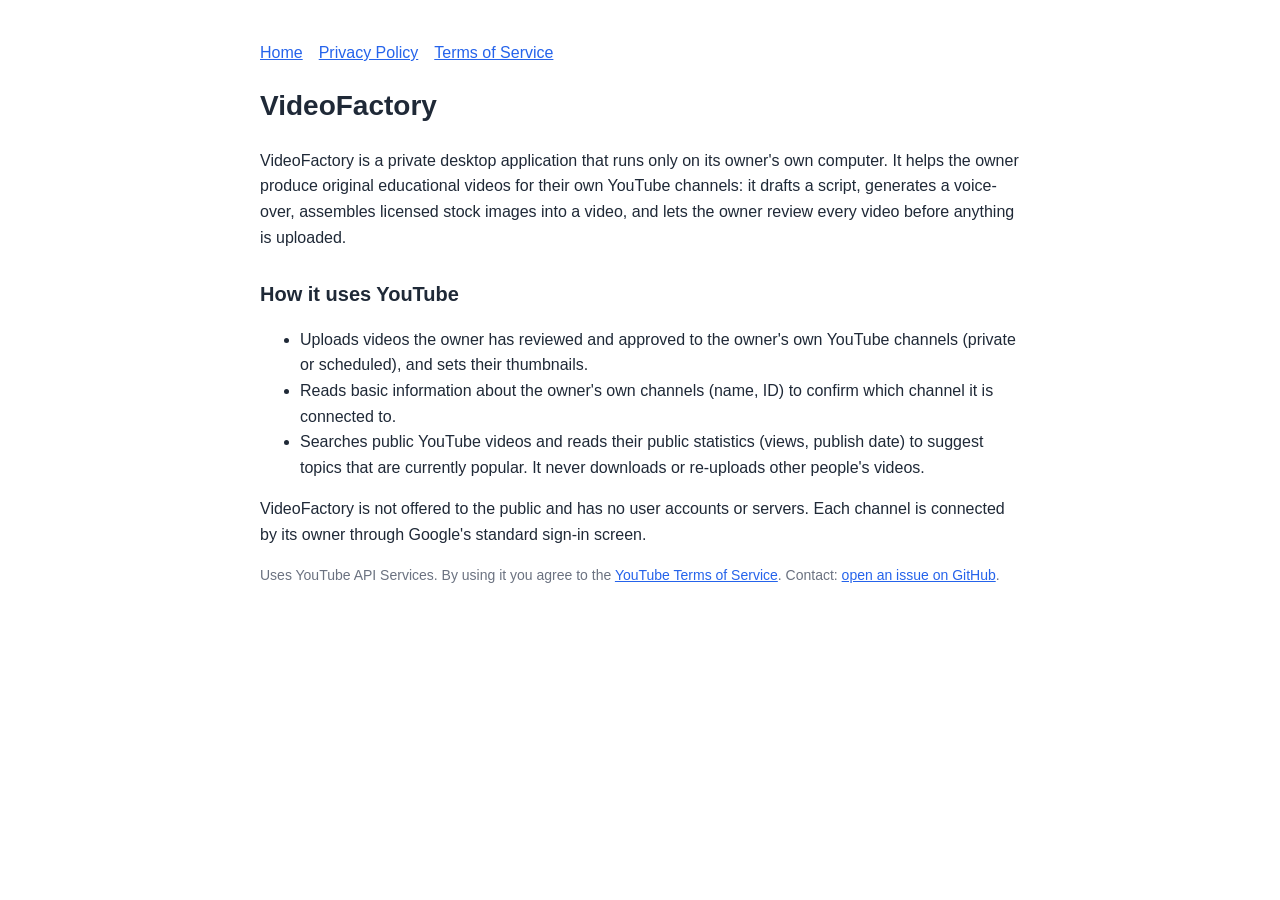
<file: index.html>
<!doctype html><html lang="en"><head><meta charset="utf-8"><meta name="viewport" content="width=device-width,initial-scale=1">
<title>VideoFactory</title><link rel="stylesheet" href="style.css"></head><body><main>
<nav><a href="./">Home</a><a href="privacy.html">Privacy Policy</a><a href="terms.html">Terms of Service</a></nav>
<h1>VideoFactory</h1>
<p>VideoFactory is a private desktop application that runs only on its owner's own computer. It helps the owner produce
original educational videos for their own YouTube channels: it drafts a script, generates a voice-over, assembles
licensed stock images into a video, and lets the owner review every video before anything is uploaded.</p>
<h2>How it uses YouTube</h2>
<ul>
<li>Uploads videos the owner has reviewed and approved to the owner's own YouTube channels (private or scheduled), and sets their thumbnails.</li>
<li>Reads basic information about the owner's own channels (name, ID) to confirm which channel it is connected to.</li>
<li>Searches public YouTube videos and reads their public statistics (views, publish date) to suggest topics that are currently popular. It never downloads or re-uploads other people's videos.</li>
</ul>
<p>VideoFactory is not offered to the public and has no user accounts or servers. Each channel is connected by its owner through Google's standard sign-in screen.</p>
<p class="mut">Uses YouTube API Services. By using it you agree to the <a href="https://www.youtube.com/t/terms">YouTube Terms of Service</a>.
Contact: <a href="https://github.com/Toolhuongnoi/videofactory/issues">open an issue on GitHub</a>.</p>
</main></body></html>
</file>
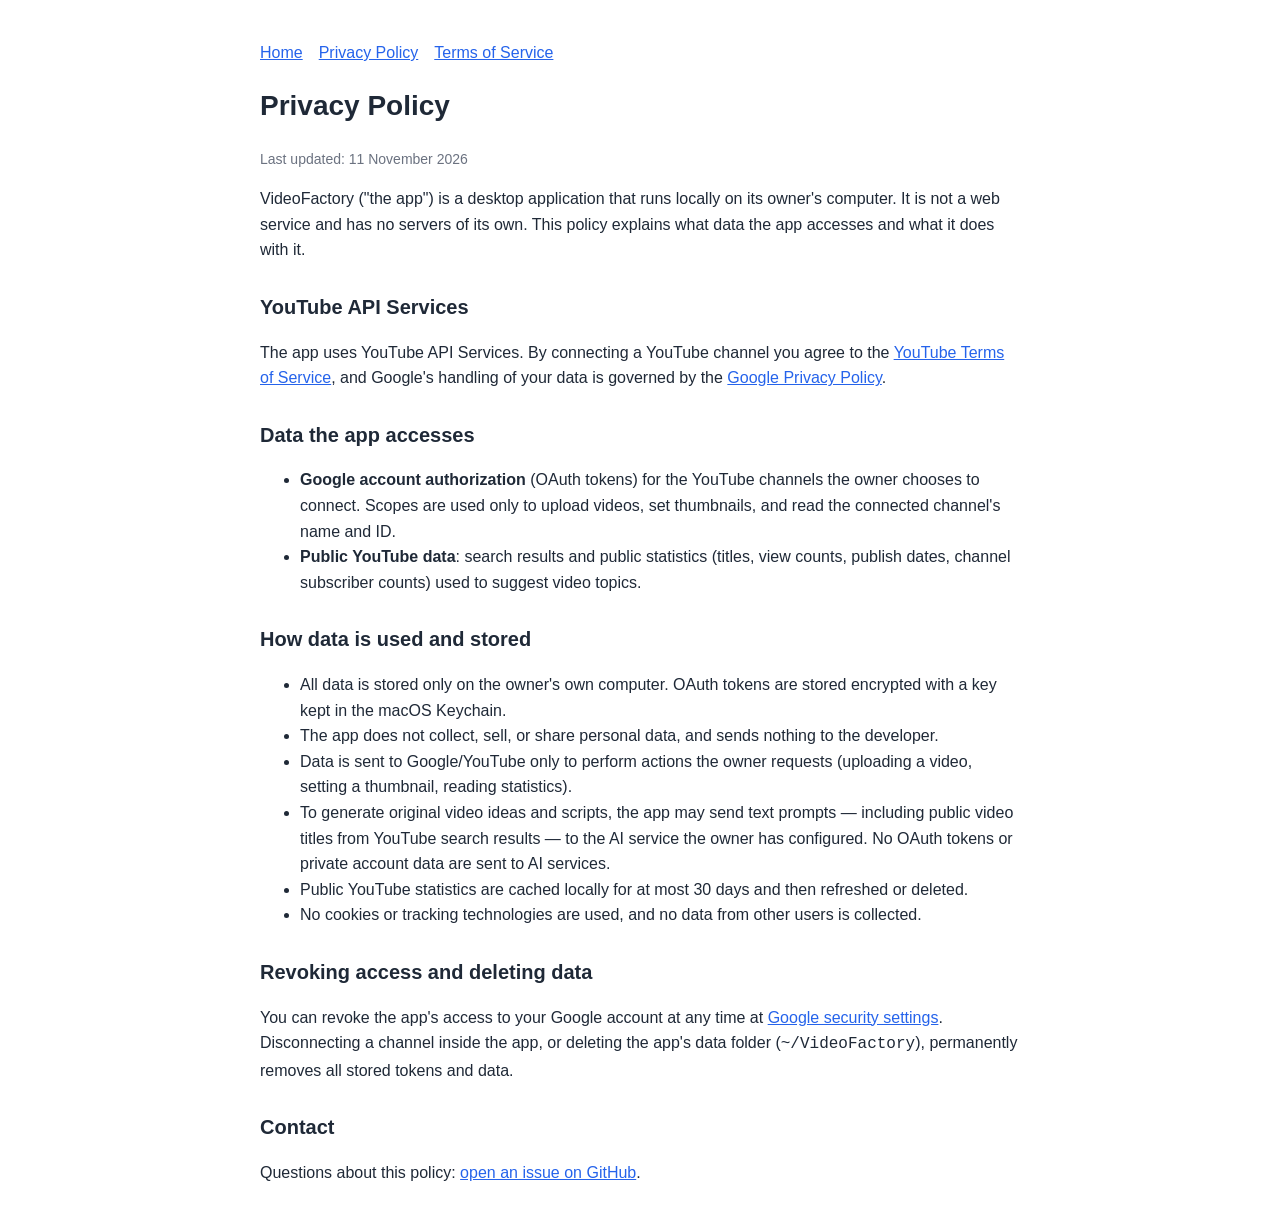
<file: privacy.html>
<!doctype html><html lang="en"><head><meta charset="utf-8"><meta name="viewport" content="width=device-width,initial-scale=1">
<title>VideoFactory Privacy</title><link rel="stylesheet" href="style.css"></head><body><main>
<nav><a href="./">Home</a><a href="privacy.html">Privacy Policy</a><a href="terms.html">Terms of Service</a></nav>
<h1>Privacy Policy</h1>
<p class="mut">Last updated: 11 November 2026</p>
<p>VideoFactory ("the app") is a desktop application that runs locally on its owner's computer. It is not a web service and
has no servers of its own. This policy explains what data the app accesses and what it does with it.</p>

<h2>YouTube API Services</h2>
<p>The app uses YouTube API Services. By connecting a YouTube channel you agree to the
<a href="https://www.youtube.com/t/terms">YouTube Terms of Service</a>, and Google's handling of your data is governed by the
<a href="https://policies.google.com/privacy">Google Privacy Policy</a>.</p>

<h2>Data the app accesses</h2>
<ul>
<li><b>Google account authorization</b> (OAuth tokens) for the YouTube channels the owner chooses to connect. Scopes are used only to upload videos, set thumbnails, and read the connected channel's name and ID.</li>
<li><b>Public YouTube data</b>: search results and public statistics (titles, view counts, publish dates, channel subscriber counts) used to suggest video topics.</li>
</ul>

<h2>How data is used and stored</h2>
<ul>
<li>All data is stored only on the owner's own computer. OAuth tokens are stored encrypted with a key kept in the macOS Keychain.</li>
<li>The app does not collect, sell, or share personal data, and sends nothing to the developer.</li>
<li>Data is sent to Google/YouTube only to perform actions the owner requests (uploading a video, setting a thumbnail, reading statistics).</li>
<li>To generate original video ideas and scripts, the app may send text prompts — including public video titles from YouTube search results — to the AI service the owner has configured. No OAuth tokens or private account data are sent to AI services.</li>
<li>Public YouTube statistics are cached locally for at most 30 days and then refreshed or deleted.</li>
<li>No cookies or tracking technologies are used, and no data from other users is collected.</li>
</ul>

<h2>Revoking access and deleting data</h2>
<p>You can revoke the app's access to your Google account at any time at
<a href="https://security.google.com/settings/security/permissions">Google security settings</a>.
Disconnecting a channel inside the app, or deleting the app's data folder (<code>~/VideoFactory</code>), permanently removes all stored tokens and data.</p>

<h2>Contact</h2>
<p>Questions about this policy: <a href="https://github.com/Toolhuongnoi/videofactory/issues">open an issue on GitHub</a>.</p>
</main></body></html>
</file>
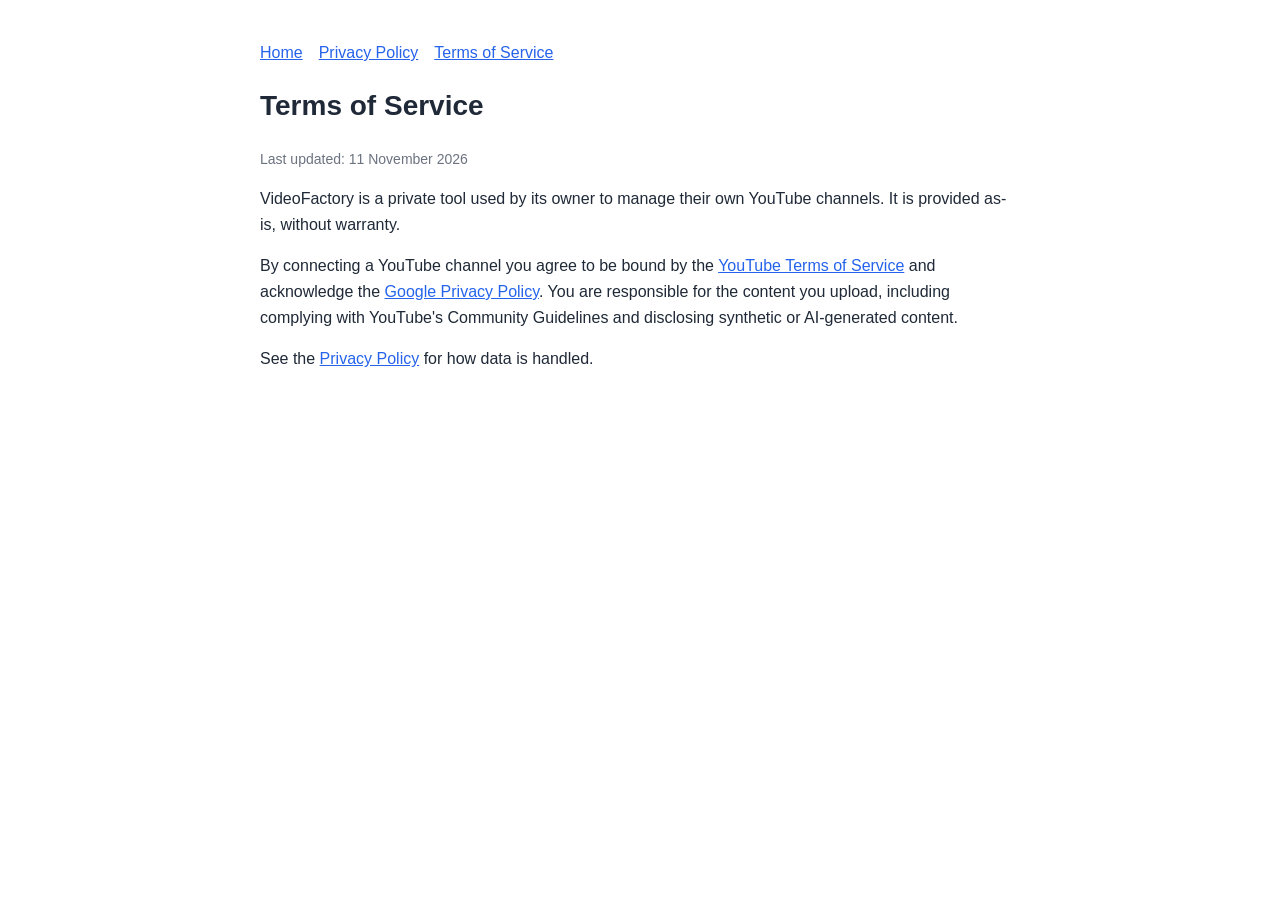
<file: terms.html>
<!doctype html><html lang="en"><head><meta charset="utf-8"><meta name="viewport" content="width=device-width,initial-scale=1">
<title>VideoFactory Terms</title><link rel="stylesheet" href="style.css"></head><body><main>
<nav><a href="./">Home</a><a href="privacy.html">Privacy Policy</a><a href="terms.html">Terms of Service</a></nav>
<h1>Terms of Service</h1>
<p class="mut">Last updated: 11 November 2026</p>
<p>VideoFactory is a private tool used by its owner to manage their own YouTube channels. It is provided as-is, without warranty.</p>
<p>By connecting a YouTube channel you agree to be bound by the <a href="https://www.youtube.com/t/terms">YouTube Terms of Service</a>
and acknowledge the <a href="https://policies.google.com/privacy">Google Privacy Policy</a>. You are responsible for the content you upload,
including complying with YouTube's Community Guidelines and disclosing synthetic or AI-generated content.</p>
<p>See the <a href="privacy.html">Privacy Policy</a> for how data is handled.</p>
</main></body></html>
</file>
<file: style.css>
:root{--bg:#fff;--fg:#1f2937;--mut:#6b7280;--acc:#2563eb}
@media (prefers-color-scheme:dark){:root{--bg:#0f172a;--fg:#e5e7eb;--mut:#9ca3af;--acc:#60a5fa}}
body{background:var(--bg);color:var(--fg);font:16px/1.6 -apple-system,Segoe UI,Roboto,sans-serif;margin:0;padding:0 16px}
main{max-width:760px;margin:40px auto}
a{color:var(--acc)} h1{font-size:28px} h2{font-size:20px;margin-top:28px} .mut{color:var(--mut);font-size:14px}
nav a{margin-right:16px}
</file>
